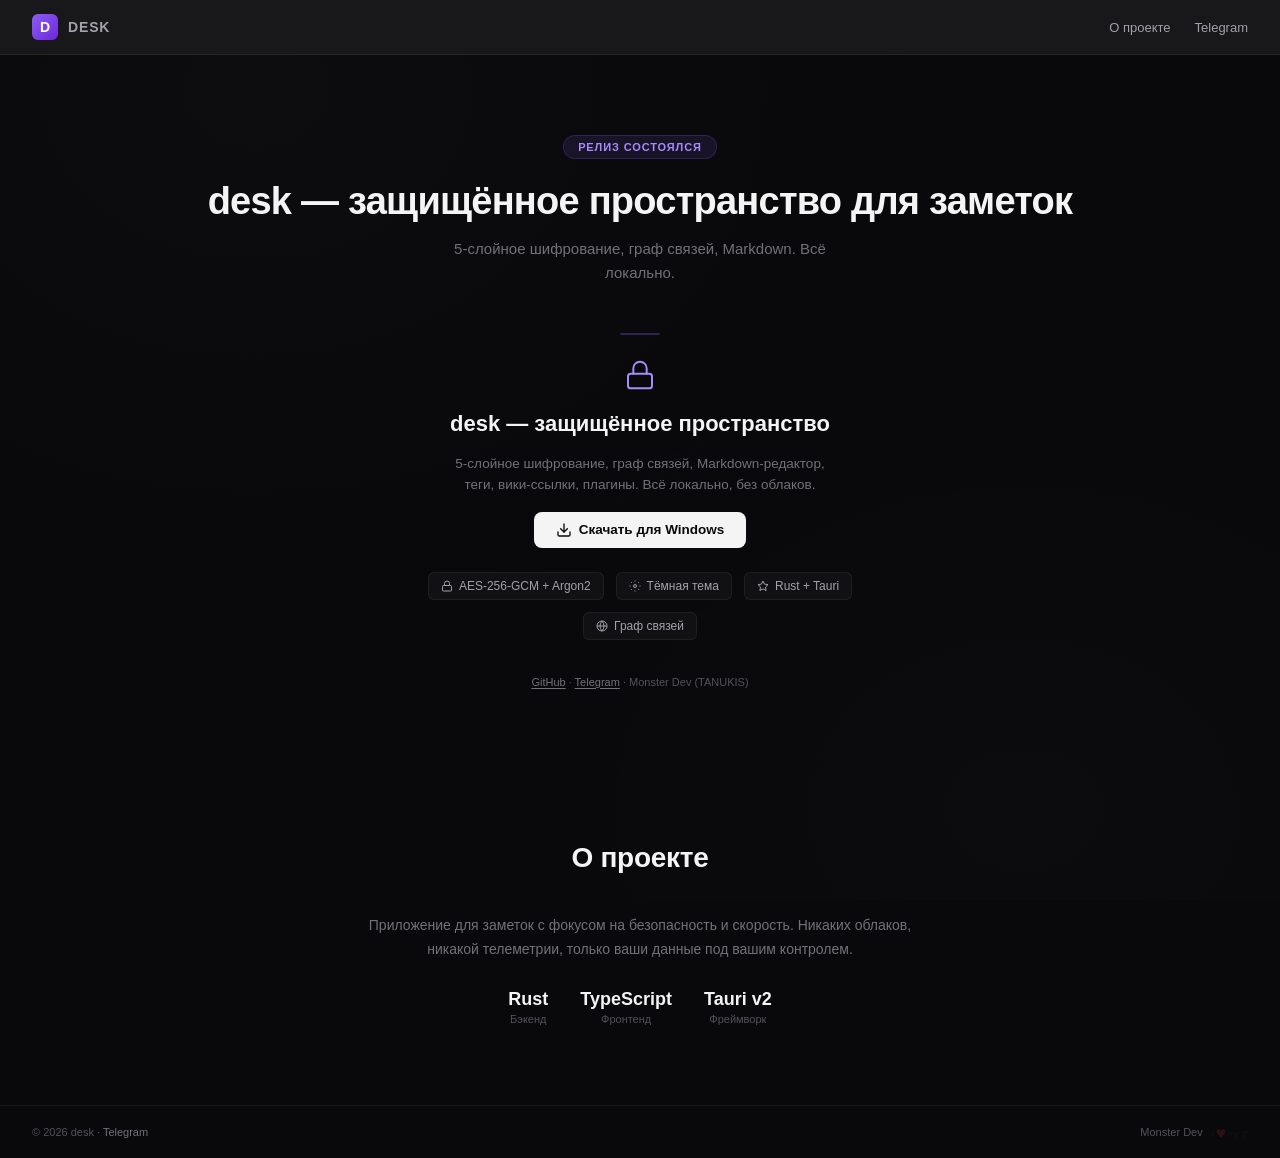
<file: index.html>
<!DOCTYPE html>
<html lang="ru">
<head>
  <meta charset="UTF-8">
  <meta name="viewport" content="width=device-width, initial-scale=1.0">
  <title>что-то готовится...</title>
  <link rel="stylesheet" href="style.css">
  <link rel="icon" type="image/svg+xml" href="data:image/svg+xml,%3Csvg viewBox='0 0 32 32' xmlns='http://www.w3.org/2000/svg'%3E%3Crect width='32' height='32' rx='6' fill='%238b5cf6'/%3E%3Ctext x='16' y='22' font-size='18' font-weight='800' fill='white' text-anchor='middle' font-family='system-ui'%3ED%3C/text%3E%3C/svg%3E">
</head>
<body>
  <div class="bg"></div>

  <header class="header">
    <div class="logo">D</div>
    <span class="logo-text">desk</span>
    <nav class="nav">
      <a href="#about">О проекте</a>
      <a href="https://t.me/bunker_tanukis">Telegram</a>
    </nav>
  </header>

  <section class="countdown-section" id="countdown">
    <div class="countdown-badge" id="status-badge">РЕЛИЗ СКОРО</div>
    <h1 class="countdown-title" id="main-title">Что-то готовится...</h1>
    <p class="countdown-sub" id="main-sub">
      Темно. Тихо. Зашифровано.<br>
      Ваши слова под вашим контролем.
    </p>

    <div class="timer" id="timer">
      <div class="timer-block">
        <span class="timer-num" id="days">00</span>
        <span class="timer-label">дней</span>
      </div>
      <span class="timer-sep">:</span>
      <div class="timer-block">
        <span class="timer-num" id="hours">00</span>
        <span class="timer-label">часов</span>
      </div>
      <span class="timer-sep">:</span>
      <div class="timer-block">
        <span class="timer-num" id="minutes">00</span>
        <span class="timer-label">минут</span>
      </div>
      <span class="timer-sep">:</span>
      <div class="timer-block">
        <span class="timer-num" id="seconds">00</span>
        <span class="timer-label">секунд</span>
      </div>
    </div>

    <div class="countdown-reveal" id="reveal">
      <div class="reveal-divider"></div>
      <div class="reveal-icon">
        <svg width="32" height="32" viewBox="0 0 24 24" fill="none" stroke="currentColor" stroke-width="1.5" stroke-linecap="round" stroke-linejoin="round">
          <rect x="3" y="11" width="18" height="11" rx="2" ry="2"/><path d="M7 11V7a5 5 0 0 1 10 0v4"/>
        </svg>
      </div>
      <h2 class="reveal-title">desk — защищённое пространство</h2>
      <p class="reveal-desc">
        5-слойное шифрование, граф связей, Markdown-редактор,<br>
        теги, вики-ссылки, плагины. Всё локально, без облаков.
      </p>
      <a href="https://github.com/tanukis0408/Desk-update-sever/releases" class="btn-primary" id="download-btn">
        <svg width="16" height="16" viewBox="0 0 24 24" fill="none" stroke="currentColor" stroke-width="2" stroke-linecap="round" stroke-linejoin="round"><path d="M21 15v4a2 2 0 0 1-2 2H5a2 2 0 0 1-2-2v-4"/><polyline points="7 10 12 15 17 10"/><line x1="12" y1="15" x2="12" y2="3"/></svg>
        Скачать для Windows
      </a>
      <div class="reveal-features">
        <div class="rf-item"><svg width="12" height="12" viewBox="0 0 24 24" fill="none" stroke="currentColor" stroke-width="2"><rect x="3" y="11" width="18" height="11" rx="2" ry="2"/><path d="M7 11V7a5 5 0 0 1 10 0v4"/></svg> AES-256-GCM + Argon2</div>
        <div class="rf-item"><svg width="12" height="12" viewBox="0 0 24 24" fill="none" stroke="currentColor" stroke-width="2"><circle cx="12" cy="12" r="3"/><path d="M12 1v2M12 21v2M4.22 4.22l1.42 1.42M18.36 18.36l1.42 1.42M1 12h2M21 12h2M4.22 19.78l1.42-1.42M18.36 5.64l1.42-1.42"/></svg> Тёмная тема</div>
        <div class="rf-item"><svg width="12" height="12" viewBox="0 0 24 24" fill="none" stroke="currentColor" stroke-width="2"><polygon points="12 2 15.09 8.26 22 9.27 17 14.14 18.18 21.02 12 17.77 5.82 21.02 7 14.14 2 9.27 8.91 8.26 12 2"/></svg> Rust + Tauri</div>
        <div class="rf-item"><svg width="12" height="12" viewBox="0 0 24 24" fill="none" stroke="currentColor" stroke-width="2"><circle cx="12" cy="12" r="10"/><line x1="2" y1="12" x2="22" y2="12"/><path d="M12 2a15.3 15.3 0 0 1 4 10 15.3 15.3 0 0 1-4 10 15.3 15.3 0 0 1-4-10 15.3 15.3 0 0 1 4-10z"/></svg> Граф связей</div>
      </div>
      <div class="reveal-footnote">
        <a href="https://github.com/tanukis0408/Desk-update-sever">GitHub</a> · <a href="https://t.me/bunker_tanukis">Telegram</a> · Monster Dev (TANUKIS)
      </div>
    </div>

    <div class="countdown-hints" id="hints">
      <div class="hint-line">01. Тишина</div>
      <div class="hint-line">02. Темнота</div>
      <div class="hint-line">03. Безопасность</div>
      <div class="hint-line">04. Контроль</div>
    </div>
  </section>

  <section class="about" id="about">
    <h2 class="section-title">О проекте</h2>
    <div class="about-content">
      <p>Приложение для заметок с фокусом на безопасность и скорость. Никаких облаков, никакой телеметрии, только ваши данные под вашим контролем.</p>
      <div class="about-stats">
        <div class="stat"><span class="stat-value">Rust</span><span class="stat-label">Бэкенд</span></div>
        <div class="stat"><span class="stat-value">TypeScript</span><span class="stat-label">Фронтенд</span></div>
        <div class="stat"><span class="stat-value">Tauri v2</span><span class="stat-label">Фреймворк</span></div>
      </div>
    </div>
  </section>

  <footer class="footer">
    <span>© 2026 desk · <a href="https://t.me/bunker_tanukis">Telegram</a></span>
    <span>Monster Dev <span class="easter-egg">I ❤️ my gf</span></span>
  </footer>

  <script>
    (function() {
      // Target: July 14, 2026 04:08 MSK (UTC+3)
      // = July 14, 2026 01:08 UTC
      const target = Date.UTC(2026, 6, 14, 1, 8, 0);

      const timer = document.getElementById('timer');
      const reveal = document.getElementById('reveal');
      const hints = document.getElementById('hints');
      const badge = document.getElementById('status-badge');
      const title = document.getElementById('main-title');
      const sub = document.getElementById('main-sub');

      function pad(n) { return String(n).padStart(2, '0'); }

      function update() {
        const now = Date.now();
        const diff = target - now;

        if (diff <= 0) {
          timer.style.display = 'none';
          hints.style.display = 'none';
          reveal.style.display = 'flex';
          badge.textContent = 'РЕЛИЗ СОСТОЯЛСЯ';
          title.textContent = 'desk — защищённое пространство для заметок';
          sub.textContent = '5-слойное шифрование, граф связей, Markdown. Всё локально.';
          return;
        }

        const d = Math.floor(diff / 86400000);
        const h = Math.floor((diff % 86400000) / 3600000);
        const m = Math.floor((diff % 3600000) / 60000);
        const s = Math.floor((diff % 60000) / 1000);

        document.getElementById('days').textContent = pad(d);
        document.getElementById('hours').textContent = pad(h);
        document.getElementById('minutes').textContent = pad(m);
        document.getElementById('seconds').textContent = pad(s);
      }

      update();
      setInterval(update, 1000);
    })();
  </script>
</body>
</html>
</file>
<file: style.css>
* { margin: 0; padding: 0; box-sizing: border-box; }

html { scroll-behavior: smooth; }

body {
  font-family: -apple-system, BlinkMacSystemFont, 'Segoe UI', Roboto, 'Helvetica Neue', Arial, sans-serif;
  background: #09090b;
  color: #f4f4f5;
  -webkit-font-smoothing: antialiased;
  overflow-x: hidden;
}

.bg {
  position: fixed; inset: 0; z-index: -1;
  background:
    radial-gradient(ellipse at 20% 10%, rgba(255, 255, 255, 0.02) 0%, transparent 50%),
    radial-gradient(ellipse at 80% 90%, rgba(255, 255, 255, 0.015) 0%, transparent 45%);
}

a { color: inherit; text-decoration: none; }

/* Header */

.header {
  display: flex; align-items: center; gap: 10px;
  padding: 14px 32px;
  background: #18181b;
  border-bottom: 1px solid rgba(255,255,255,0.06);
  position: sticky; top: 0; z-index: 10;
}

.logo {
  width: 26px; height: 26px; border-radius: 6px;
  background: linear-gradient(135deg, #8b5cf6, #6d28d9);
  display: flex; align-items: center; justify-content: center;
  color: white; font-size: 14px; font-weight: 800;
  flex-shrink: 0;
}

.logo-text {
  font-size: 14px; font-weight: 700;
  color: #a1a1aa; letter-spacing: 0.06em;
  text-transform: uppercase;
  margin-right: auto;
}

.nav { display: flex; gap: 24px; }
.nav a {
  font-size: 13px; color: #a1a1aa; font-weight: 500;
  transition: color 0.2s;
}
.nav a:hover { color: #f4f4f5; }

.btn-download {
  padding: 7px 16px; border-radius: 6px;
  background: #f4f4f5; color: #09090b; font-size: 12.5px; font-weight: 600;
  transition: all 0.2s;
}
.btn-download:hover { background: white; transform: translateY(-1px); }

/* Hero */

.hero {
  display: flex; flex-direction: column; align-items: center;
  text-align: center; padding: 60px 24px 40px;
}

.hero-badge {
  display: inline-flex; padding: 4px 12px; border-radius: 20px;
  background: rgba(255,255,255,0.04); color: #a1a1aa;
  font-size: 11px; font-weight: 600; margin-bottom: 20px;
  border: 1px solid rgba(255,255,255,0.06);
}

.hero h1 {
  font-size: 44px; font-weight: 800; line-height: 1.15;
  margin-bottom: 14px; letter-spacing: -0.02em;
  color: #f4f4f5;
}

.hero-sub {
  font-size: 16px; color: #71717a; line-height: 1.6;
  max-width: 520px; margin-bottom: 28px;
}

.hero-actions { display: flex; gap: 10px; margin-bottom: 50px; }

.btn-primary, .btn-secondary {
  display: inline-flex; align-items: center; gap: 7px;
  padding: 10px 22px; border-radius: 8px;
  font-size: 13.5px; font-weight: 600; cursor: pointer;
  transition: all 0.2s;
}
.btn-primary {
  background: #f4f4f5; color: #09090b;
}
.btn-primary:hover { background: white; transform: translateY(-2px); }
.btn-secondary {
  background: #18181b; color: #f4f4f5;
  border: 1px solid rgba(255,255,255,0.08);
}
.btn-secondary:hover { background: #1f1f23; border-color: rgba(255,255,255,0.12); }

/* Screenshot */

.hero-screenshot {
  width: 100%; max-width: 820px;
  border-radius: 12px; overflow: hidden;
  box-shadow: 0 24px 80px rgba(0,0,0,0.6);
  border: 1px solid rgba(255,255,255,0.06);
}

.ss-window { background: #09090b; }

.ss-titlebar {
  display: flex; align-items: center; gap: 8px;
  padding: 10px 14px;
  background: #18181b;
  border-bottom: 1px solid rgba(255,255,255,0.06);
}

.ss-dot-group { display: flex; gap: 6px; }
.ss-dot { width: 10px; height: 10px; border-radius: 50%; }
.ss-title { font-size: 11px; color: #52525b; font-weight: 600; margin: 0 auto; }

.ss-body { display: flex; height: 420px; }

.ss-sidebar {
  width: 160px; padding: 8px; flex-shrink: 0;
  background: #111113;
  border-right: 1px solid rgba(255,255,255,0.06);
}
.ss-section {
  font-size: 9px; font-weight: 700; color: #52525b;
  text-transform: uppercase; letter-spacing: 0.12em;
  padding: 8px 6px 4px;
}
.ss-item {
  display: flex; align-items: center; gap: 6px;
  padding: 5px 6px; border-radius: 4px;
  font-size: 11.5px; color: #a1a1aa; cursor: default;
}
.ss-item.active { background: rgba(255,255,255,0.04); color: #f4f4f5; }
.ss-item-icon { width: 14px; height: 14px; border-radius: 3px; background: rgba(255,255,255,0.06); }
.ss-divider { height: 1px; background: rgba(255,255,255,0.06); margin: 6px 8px; }
.ss-tag { font-size: 11px; font-weight: 500; }

.ss-notelist {
  width: 200px; padding: 6px; flex-shrink: 0;
  background: #18181b;
  border-right: 1px solid rgba(255,255,255,0.06);
}
.ss-nl-header {
  padding: 6px 8px 8px; font-size: 9px; color: #52525b;
  font-weight: 600; text-transform: uppercase; letter-spacing: 0.08em;
}
.ss-note {
  padding: 8px 10px; border-radius: 5px; cursor: default;
}
.ss-note.active { background: rgba(255,255,255,0.04); }
.ss-note-title { font-size: 12px; font-weight: 600; color: #f4f4f5; margin-bottom: 2px; }
.ss-note-preview { font-size: 10px; color: #a1a1aa; opacity: 0.6; }
.ss-note.active .ss-note-title { color: #f4f4f5; }

.ss-editor { flex: 1; padding: 18px; }
.ss-editor-title { font-size: 18px; font-weight: 700; color: #f4f4f5; margin-bottom: 12px; display: none; }
.ss-editor-content { font-size: 12.5px; color: #d4d4d8; line-height: 1.7; }

/* Features */

.features, .security, .about {
  padding: 80px 24px;
  max-width: 900px; margin: 0 auto;
}

.section-title {
  font-size: 28px; font-weight: 700; text-align: center;
  margin-bottom: 40px; letter-spacing: -0.01em;
}

.features-grid {
  display: grid; grid-template-columns: repeat(3, 1fr); gap: 16px;
}

.feature-card {
  background: #111113; border-radius: 10px;
  padding: 24px;
  border: 1px solid rgba(255,255,255,0.06);
  transition: all 0.2s;
}
.feature-card:hover {
  border-color: rgba(255,255,255,0.1);
  background: #18181b;
  transform: translateY(-2px);
}

.feature-icon {
  width: 36px; height: 36px; border-radius: 8px;
  background: rgba(255,255,255,0.04);
  display: flex; align-items: center; justify-content: center;
  color: #a1a1aa; margin-bottom: 14px;
}

.feature-card h3 {
  font-size: 15px; font-weight: 600; margin-bottom: 6px;
}

.feature-card p {
  font-size: 12.5px; color: #71717a; line-height: 1.6;
}

/* Security diagram */

.security-diagram {
  display: flex; align-items: center; justify-content: center;
  gap: 8px; flex-wrap: wrap;
}

.security-layer {
  display: flex; flex-direction: column; align-items: center; gap: 2px;
  background: #111113; border: 1px solid rgba(255,255,255,0.06);
  border-radius: 10px; padding: 14px 18px; min-width: 130px;
}
.security-layer.accent {
  border-color: rgba(255,255,255,0.12);
  background: rgba(255,255,255,0.03);
}

.layer-num { font-size: 10px; font-weight: 700; color: #52525b; }
.layer-name { font-size: 13px; font-weight: 600; color: #f4f4f5; }
.layer-desc { font-size: 10.5px; color: #71717a; }

.security-arrow { color: #52525b; flex-shrink: 0; }

.security-footnote {
  text-align: center; font-size: 13px; color: #71717a;
  max-width: 500px; margin: 30px auto 0; line-height: 1.6;
}

/* FAQ */

.faq { padding: 60px 24px 40px; max-width: 640px; margin: 0 auto; }

.faq-list { display: flex; flex-direction: column; gap: 0; }

.faq-item {
  padding: 16px 0;
  border-bottom: 1px solid rgba(255,255,255,0.04);
}
.faq-item:last-child { border-bottom: none; }

.faq-q {
  font-size: 14px; font-weight: 600; color: #f4f4f5;
  margin-bottom: 5px;
}

.faq-a {
  font-size: 13px; color: #71717a; line-height: 1.5;
  display: flex; align-items: center; gap: 8px;
}

.faq-logo {
  width: 18px; height: 18px; border-radius: 4px;
  flex-shrink: 0;
}

.faq-a a { color: #a1a1aa; text-decoration: underline; text-underline-offset: 3px; }
.faq-a a:hover { color: #f4f4f5; }

/* About */

.about-content {
  text-align: center; max-width: 550px; margin: 0 auto;
}
.about-content p {
  font-size: 14px; color: #71717a; line-height: 1.7;
  margin-bottom: 28px;
}

.about-stats {
  display: flex; justify-content: center; gap: 32px;
}

.stat { display: flex; flex-direction: column; align-items: center; gap: 3px; }
.stat-value { font-size: 18px; font-weight: 700; color: #f4f4f5; }
.stat-label { font-size: 11px; color: #52525b; }

/* Countdown Section */

.countdown-section {
  display: flex; flex-direction: column; align-items: center;
  text-align: center; padding: 80px 24px 50px;
  min-height: 70vh;
}

.countdown-badge {
  display: inline-flex; padding: 5px 14px; border-radius: 20px;
  background: rgba(139, 92, 246, 0.12); color: #a78bfa;
  font-size: 11px; font-weight: 700; letter-spacing: 0.08em;
  border: 1px solid rgba(139, 92, 246, 0.2);
  margin-bottom: 20px;
}

.countdown-title {
  font-size: 38px; font-weight: 800; line-height: 1.2;
  letter-spacing: -0.02em; margin-bottom: 12px;
  color: #f4f4f5;
}

.countdown-sub {
  font-size: 15px; color: #71717a; line-height: 1.6;
  max-width: 420px; margin-bottom: 48px;
}

.timer {
  display: flex; align-items: center; gap: 8px;
  margin-bottom: 40px;
}

.timer-block {
  display: flex; flex-direction: column; align-items: center;
  gap: 6px;
}

.timer-num {
  display: flex; align-items: center; justify-content: center;
  width: 80px; height: 90px;
  background: #111113; border-radius: 10px;
  border: 1px solid rgba(255,255,255,0.06);
  font-size: 38px; font-weight: 700; color: #f4f4f5;
  letter-spacing: 2px; font-variant-numeric: tabular-nums;
  transition: border-color 0.3s;
}

.timer-num:hover { border-color: rgba(255,255,255,0.12); }

.timer-label {
  font-size: 10px; color: #52525b; font-weight: 600;
  text-transform: uppercase; letter-spacing: 0.1em;
}

.timer-sep {
  font-size: 32px; color: #3f3f46;
  font-weight: 300; margin-top: -22px;
}

/* Reveal (post-countdown) */

.countdown-reveal {
  display: none; flex-direction: column; align-items: center;
  gap: 16px; max-width: 480px; margin-bottom: 24px;
  animation: fadeIn 0.8s ease;
}

@keyframes fadeIn { from { opacity: 0; transform: translateY(12px); } to { opacity: 1; transform: translateY(0); } }

.reveal-divider {
  width: 40px; height: 2px; border-radius: 1px;
  background: rgba(139, 92, 246, 0.3);
  margin-bottom: 8px;
}

.reveal-icon {
  color: #a78bfa;
}

.reveal-title {
  font-size: 22px; font-weight: 700; color: #f4f4f5;
}

.reveal-desc {
  font-size: 13.5px; color: #71717a; line-height: 1.6;
}

.reveal-features {
  display: flex; flex-wrap: wrap; justify-content: center; gap: 12px;
  margin-top: 8px;
}

.rf-item {
  display: flex; align-items: center; gap: 6px;
  font-size: 12px; color: #a1a1aa;
  padding: 6px 12px; border-radius: 6px;
  background: #111113; border: 1px solid rgba(255,255,255,0.06);
}

.reveal-footnote {
  font-size: 11px; color: #52525b; margin-top: 20px;
}
.reveal-footnote a { color: #71717a; text-decoration: underline; text-underline-offset: 2px; }
.reveal-footnote a:hover { color: #f4f4f5; }

/* Hints */

.countdown-hints {
  display: flex; gap: 20px; flex-wrap: wrap; justify-content: center;
  margin-top: 10px;
}

.hint-line {
  font-size: 13px; color: #3f3f46; font-weight: 500;
  letter-spacing: 0.15em; text-transform: uppercase;
  transition: color 0.3s;
}
.hint-line:hover { color: #71717a; }

/* Footer */

.footer {
  display: flex; justify-content: space-between;
  padding: 20px 32px;
  border-top: 1px solid rgba(255,255,255,0.06);
  font-size: 11px; color: #52525b;
}
.footer a { color: #71717a; }
.footer a:hover { color: #f4f4f5; }
.easter-egg { font-size: 8px; opacity: 0.15; margin-left: 6px; user-select: none; }
.easter-egg:hover { opacity: 0.4; }

/* Responsive */

@media (max-width: 768px) {
  .hero h1 { font-size: 28px; }
  .features-grid { grid-template-columns: 1fr; }
  .security-diagram { flex-direction: column; }
  .security-arrow { transform: rotate(90deg); }
  .nav { display: none; }
  .ss-sidebar, .ss-notelist { display: none; }
  .header { padding: 12px 16px; }
  .countdown-title { font-size: 26px; }
  .timer { gap: 4px; }
  .timer-num { width: 64px; height: 76px; font-size: 28px; }
  .timer-sep { font-size: 24px; margin-top: -18px; }
  .countdown-hints { gap: 12px; }
  .hint-line { font-size: 11px; }
  .countdown-section { padding: 50px 16px 30px; }
}

@media (max-width: 400px) {
  .timer-num { width: 52px; height: 64px; font-size: 22px; }
  .timer-sep { font-size: 18px; margin-top: -14px; }
  .timer-label { font-size: 8px; }
}
</file>
